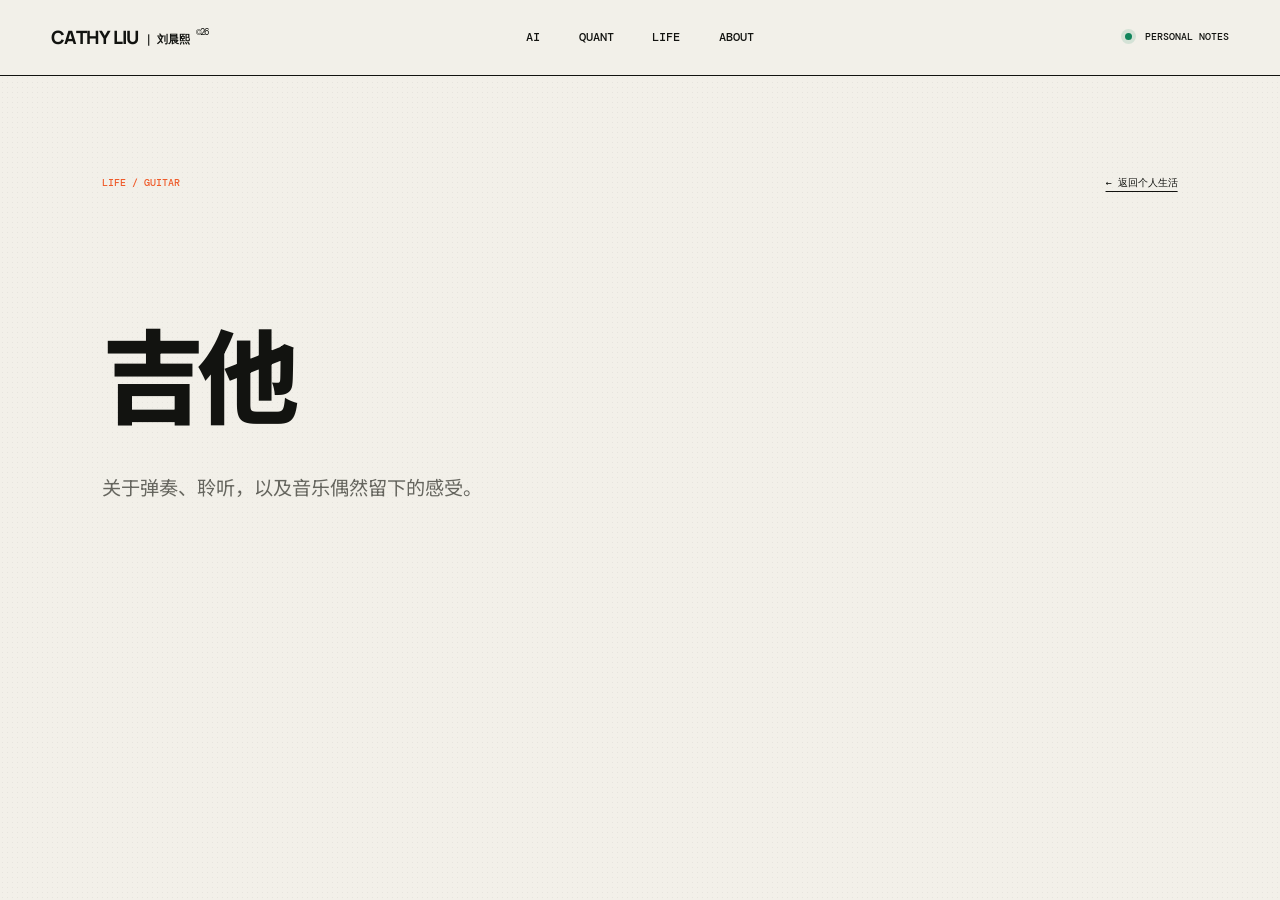
<file: life/guitar.html>
<!DOCTYPE html>
<html lang="zh-CN">
<head>
  <meta charset="UTF-8">
  <meta name="viewport" content="width=device-width, initial-scale=1.0">
  <title>吉他 · Cathy Liu</title>
  <meta name="description" content="Cathy Liu 的吉他与音乐记录。">
  <link rel="preconnect" href="https://fonts.googleapis.com">
  <link rel="preconnect" href="https://fonts.gstatic.com" crossorigin>
  <link href="https://fonts.googleapis.com/css2?family=DM+Mono:wght@400;500&family=Manrope:wght@500;600;700;800&family=Noto+Sans+SC:wght@400;500;700;900&display=swap" rel="stylesheet">
  <link rel="stylesheet" href="../styles.css?v=20260930-23">
  <link rel="stylesheet" href="../projects/project.css?v=20260906-1">
</head>
<body class="life-project">
  <header class="site-header">
    <a class="wordmark" href="../index.html">CATHY LIU<b class="wordmark-cn">｜ 刘晨熙</b><span>©26</span></a>
    <nav class="nav-links"><a href="../index.html#ai">AI</a><a href="../index.html#quant">QUANT</a><a href="../life.html">LIFE</a><a href="../index.html#contact">ABOUT</a></nav>
    <span class="availability"><i></i> PERSONAL NOTES</span>
  </header>
  <main class="project-page">
    <div class="project-topline"><span class="project-field">LIFE / GUITAR</span><a href="../life.html">← 返回个人生活</a></div>
    <h1 class="project-title">吉他</h1>
    <p class="project-lead">关于弹奏、聆听，以及音乐偶然留下的感受。</p>
    <div class="life-reflections">
      <!-- GUITAR_POSTS_START -->
      <!-- GUITAR_POSTS_END -->
    </div>
  </main>
</body>
</html>
</file>
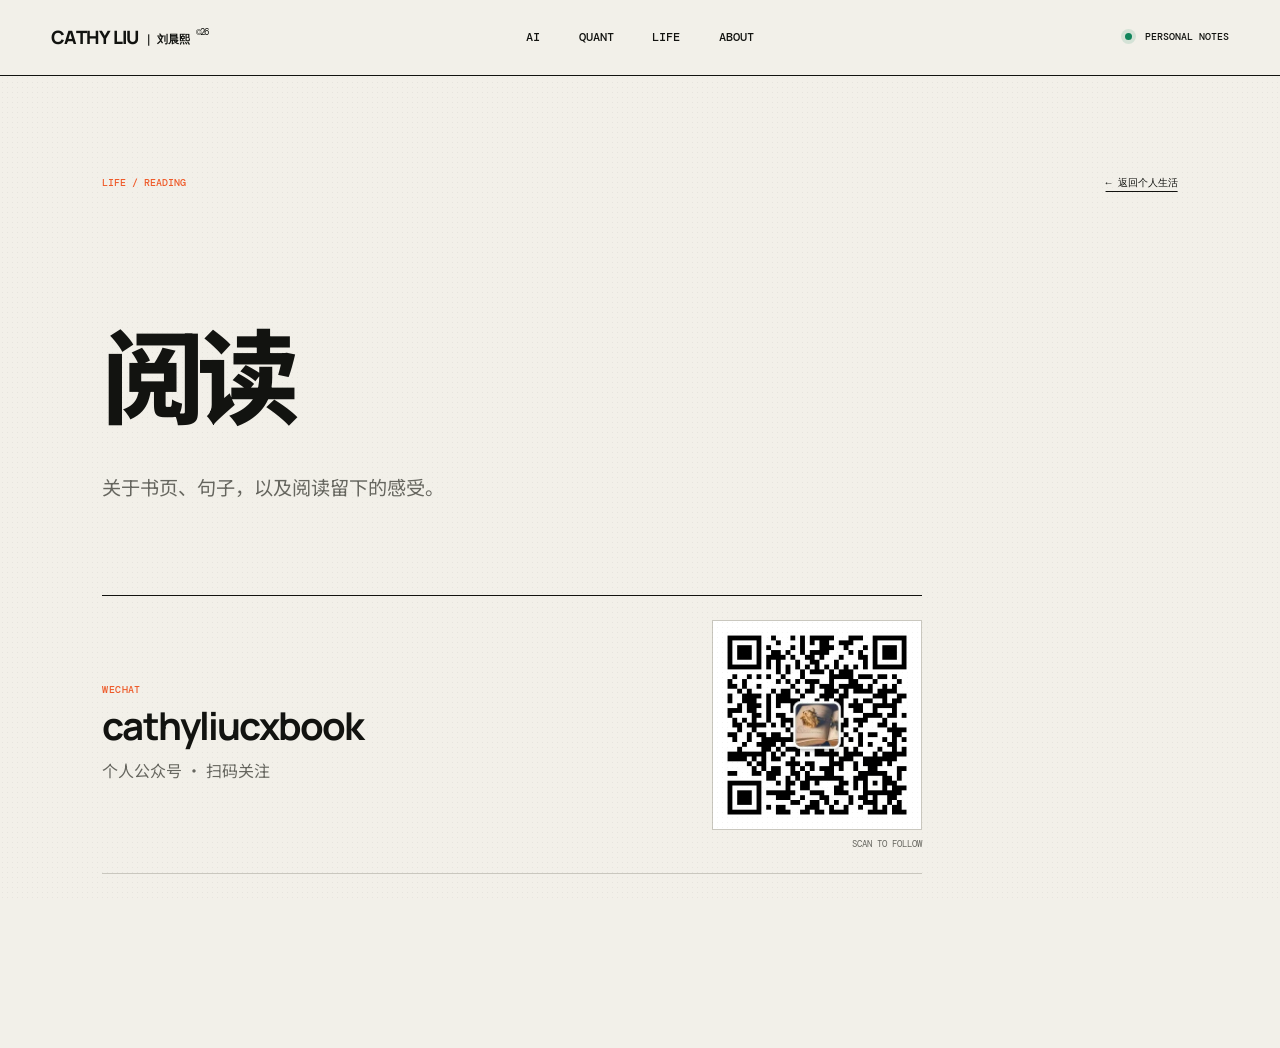
<file: life/reading.html>
<!DOCTYPE html>
<html lang="zh-CN">
<head>
  <meta charset="UTF-8">
  <meta name="viewport" content="width=device-width, initial-scale=1.0">
  <title>阅读 · Cathy Liu</title>
  <meta name="description" content="Cathy Liu 的阅读记录。">
  <link rel="preconnect" href="https://fonts.googleapis.com">
  <link rel="preconnect" href="https://fonts.gstatic.com" crossorigin>
  <link href="https://fonts.googleapis.com/css2?family=DM+Mono:wght@400;500&family=Manrope:wght@500;600;700;800&family=Noto+Sans+SC:wght@400;500;700;900&display=swap" rel="stylesheet">
  <link rel="stylesheet" href="../styles.css?v=20260930-23">
  <link rel="stylesheet" href="../projects/project.css?v=20261003-1">
</head>
<body class="life-project">
  <header class="site-header">
    <a class="wordmark" href="../index.html">CATHY LIU<b class="wordmark-cn">｜ 刘晨熙</b><span>©26</span></a>
    <nav class="nav-links"><a href="../index.html#ai">AI</a><a href="../index.html#quant">QUANT</a><a href="../life.html">LIFE</a><a href="../index.html#contact">ABOUT</a></nav>
    <span class="availability"><i></i> PERSONAL NOTES</span>
  </header>
  <main class="project-page">
    <div class="project-topline"><span class="project-field">LIFE / READING</span><a href="../life.html">← 返回个人生活</a></div>
    <h1 class="project-title">阅读</h1>
    <p class="project-lead">关于书页、句子，以及阅读留下的感受。</p>
    <section class="wechat-follow" aria-label="cathyliucxbook 个人微信公众号">
      <div class="wechat-copy">
        <span class="wechat-label">WECHAT</span>
        <h2>cathyliucxbook</h2>
        <p>个人公众号 · 扫码关注</p>
      </div>
      <figure class="wechat-qr">
        <img src="../assets/cathyliucxbook-wechat-qr.jpg" alt="cathyliucxbook 个人微信公众号二维码">
        <figcaption>SCAN TO FOLLOW</figcaption>
      </figure>
    </section>
    <div class="life-reflections">
      <!-- READING_POSTS_START -->
      <!-- READING_POSTS_END -->
    </div>
  </main>
</body>
</html>
</file>
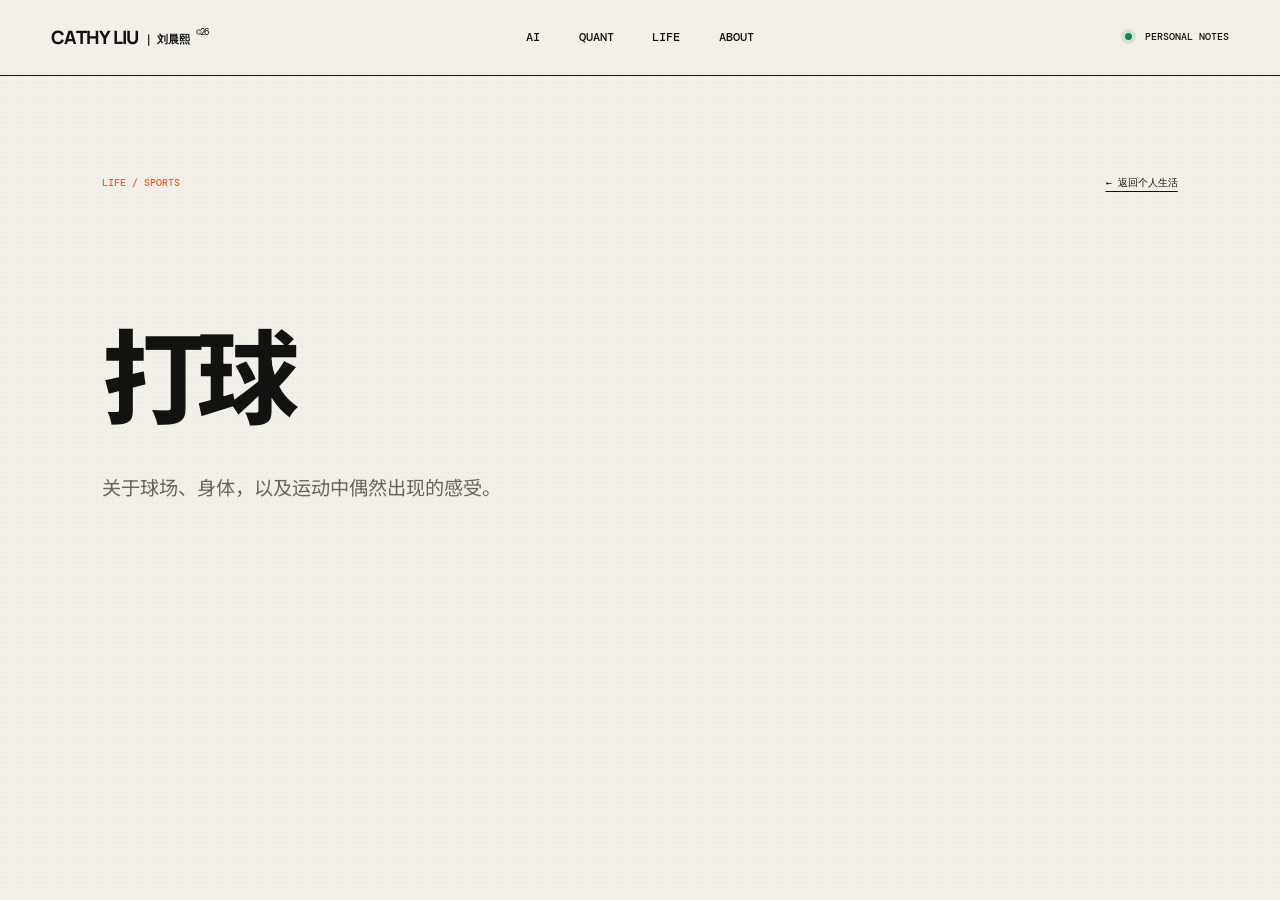
<file: life/sports.html>
<!DOCTYPE html>
<html lang="zh-CN">
<head>
  <meta charset="UTF-8">
  <meta name="viewport" content="width=device-width, initial-scale=1.0">
  <title>打球 · Cathy Liu</title>
  <meta name="description" content="Cathy Liu 的运动与打球记录。">
  <link rel="preconnect" href="https://fonts.googleapis.com">
  <link rel="preconnect" href="https://fonts.gstatic.com" crossorigin>
  <link href="https://fonts.googleapis.com/css2?family=DM+Mono:wght@400;500&family=Manrope:wght@500;600;700;800&family=Noto+Sans+SC:wght@400;500;700;900&display=swap" rel="stylesheet">
  <link rel="stylesheet" href="../styles.css?v=20260930-23">
  <link rel="stylesheet" href="../projects/project.css?v=20260906-1">
</head>
<body class="life-project">
  <header class="site-header">
    <a class="wordmark" href="../index.html">CATHY LIU<b class="wordmark-cn">｜ 刘晨熙</b><span>©26</span></a>
    <nav class="nav-links"><a href="../index.html#ai">AI</a><a href="../index.html#quant">QUANT</a><a href="../life.html">LIFE</a><a href="../index.html#contact">ABOUT</a></nav>
    <span class="availability"><i></i> PERSONAL NOTES</span>
  </header>
  <main class="project-page">
    <div class="project-topline"><span class="project-field">LIFE / SPORTS</span><a href="../life.html">← 返回个人生活</a></div>
    <h1 class="project-title">打球</h1>
    <p class="project-lead">关于球场、身体，以及运动中偶然出现的感受。</p>
    <div class="life-reflections">
      <!-- SPORTS_POSTS_START -->
      <!-- SPORTS_POSTS_END -->
    </div>
  </main>
</body>
</html>
</file>
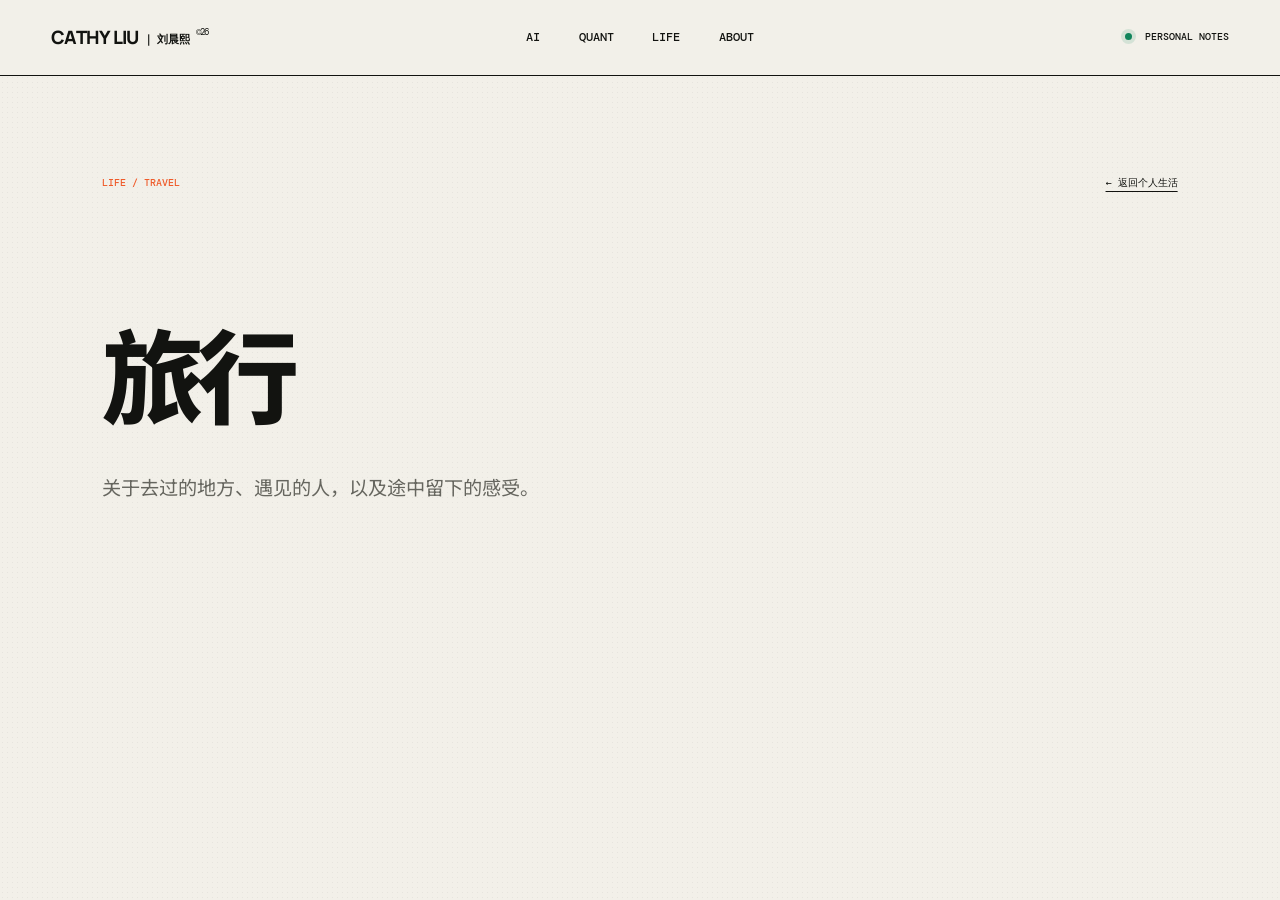
<file: life/travel.html>
<!DOCTYPE html>
<html lang="zh-CN">
<head>
  <meta charset="UTF-8">
  <meta name="viewport" content="width=device-width, initial-scale=1.0">
  <title>旅行 · Cathy Liu</title>
  <meta name="description" content="Cathy Liu 的旅行与远方记录。">
  <link rel="preconnect" href="https://fonts.googleapis.com">
  <link rel="preconnect" href="https://fonts.gstatic.com" crossorigin>
  <link href="https://fonts.googleapis.com/css2?family=DM+Mono:wght@400;500&family=Manrope:wght@500;600;700;800&family=Noto+Sans+SC:wght@400;500;700;900&display=swap" rel="stylesheet">
  <link rel="stylesheet" href="../styles.css?v=20260930-23">
  <link rel="stylesheet" href="../projects/project.css?v=20260906-1">
</head>
<body class="life-project">
  <header class="site-header">
    <a class="wordmark" href="../index.html">CATHY LIU<b class="wordmark-cn">｜ 刘晨熙</b><span>©26</span></a>
    <nav class="nav-links"><a href="../index.html#ai">AI</a><a href="../index.html#quant">QUANT</a><a href="../life.html">LIFE</a><a href="../index.html#contact">ABOUT</a></nav>
    <span class="availability"><i></i> PERSONAL NOTES</span>
  </header>
  <main class="project-page">
    <div class="project-topline"><span class="project-field">LIFE / TRAVEL</span><a href="../life.html">← 返回个人生活</a></div>
    <h1 class="project-title">旅行</h1>
    <p class="project-lead">关于去过的地方、遇见的人，以及途中留下的感受。</p>
    <div class="life-reflections">
      <!-- TRAVEL_POSTS_START -->
      <!-- TRAVEL_POSTS_END -->
    </div>
  </main>
</body>
</html>
</file>
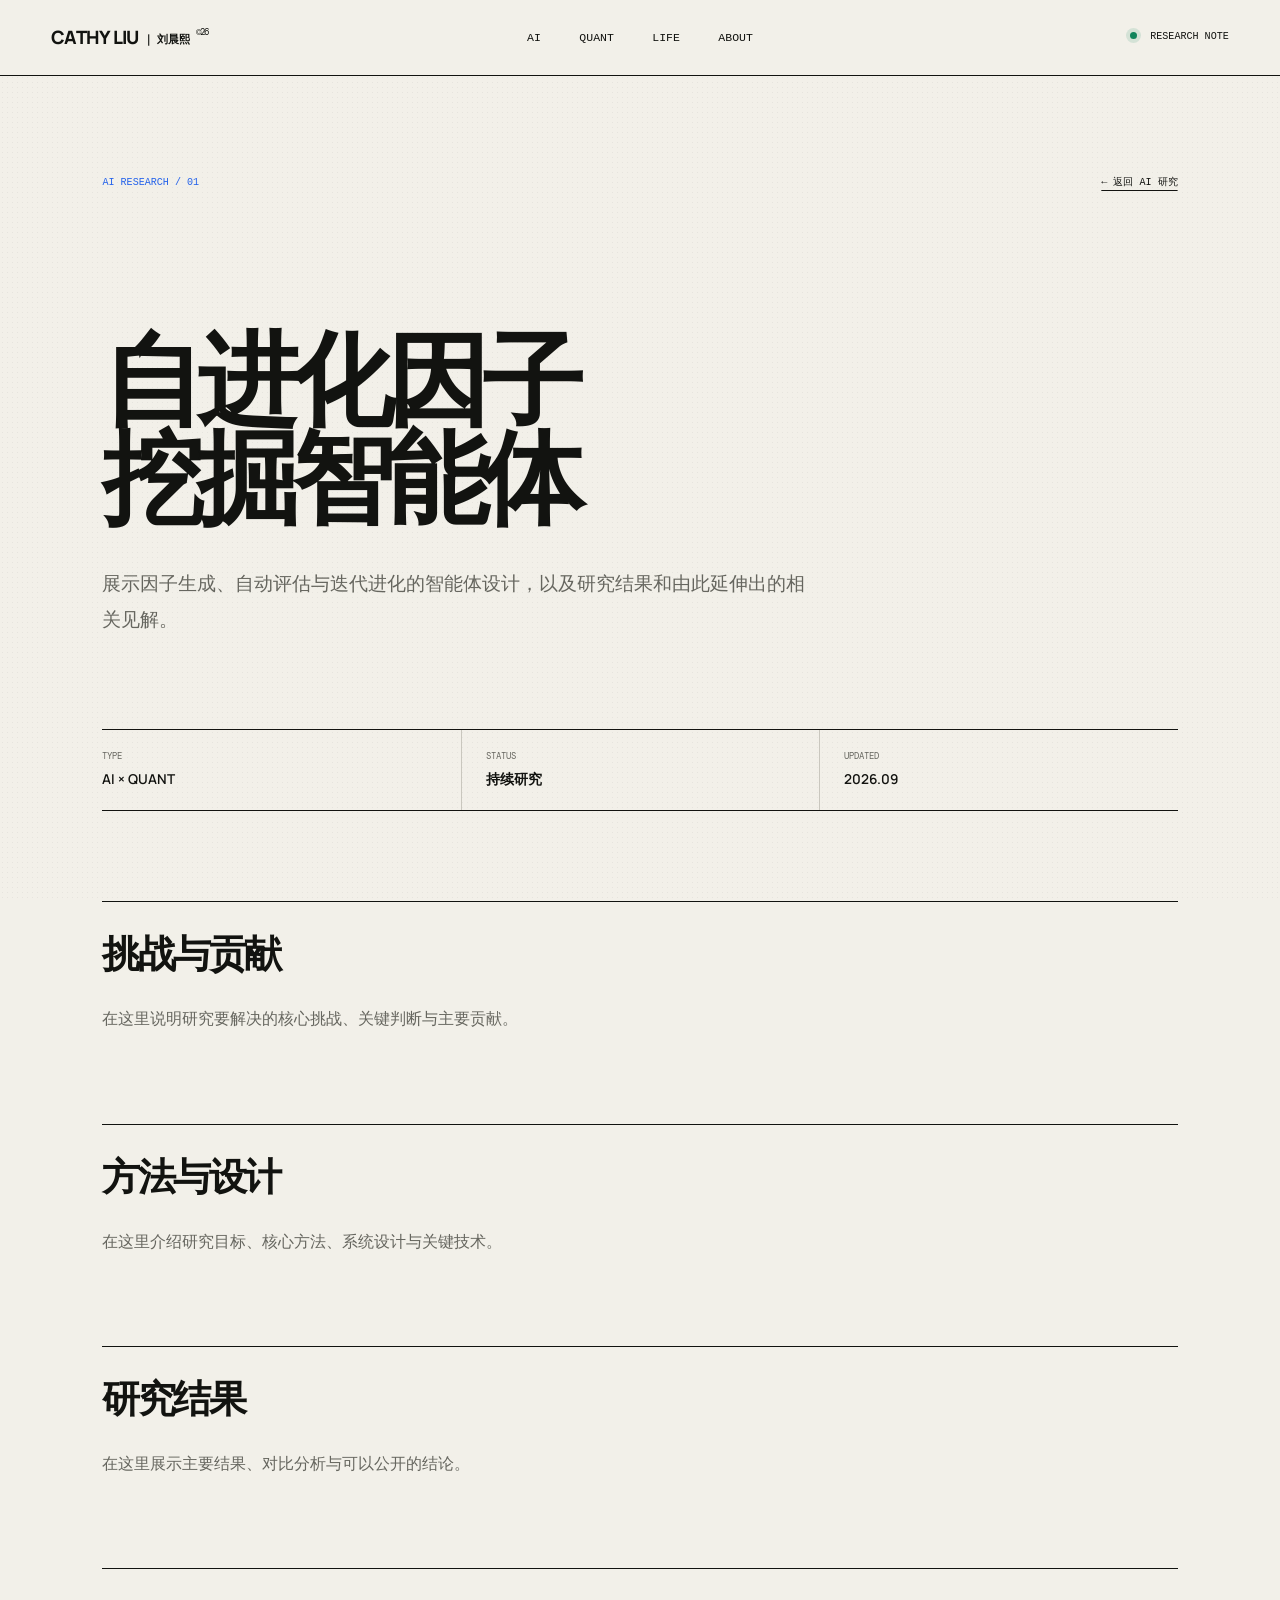
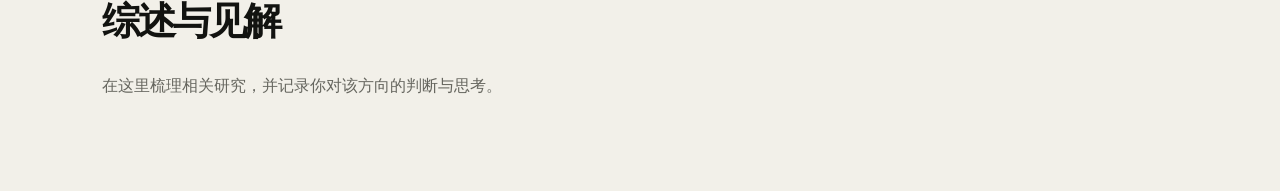
<file: projects/self-evolving-factor-agent.html>
<!DOCTYPE html>
<html lang="zh-CN">
<head>
  <meta charset="UTF-8">
  <meta name="viewport" content="width=device-width, initial-scale=1.0">
  <title>页面已迁移 · Cathy Liu</title>
  <link rel="canonical" href="https://cathyliucx.github.io/projects/ai/2026/self-evolving-factor-agent.html">
  <meta http-equiv="refresh" content="0; url=ai/2026/self-evolving-factor-agent.html">
</head>
<body>
  <p>页面已归入 AI / 2026 档案。<a href="ai/2026/self-evolving-factor-agent.html">继续阅读</a></p>
</body>
</html>
</file>
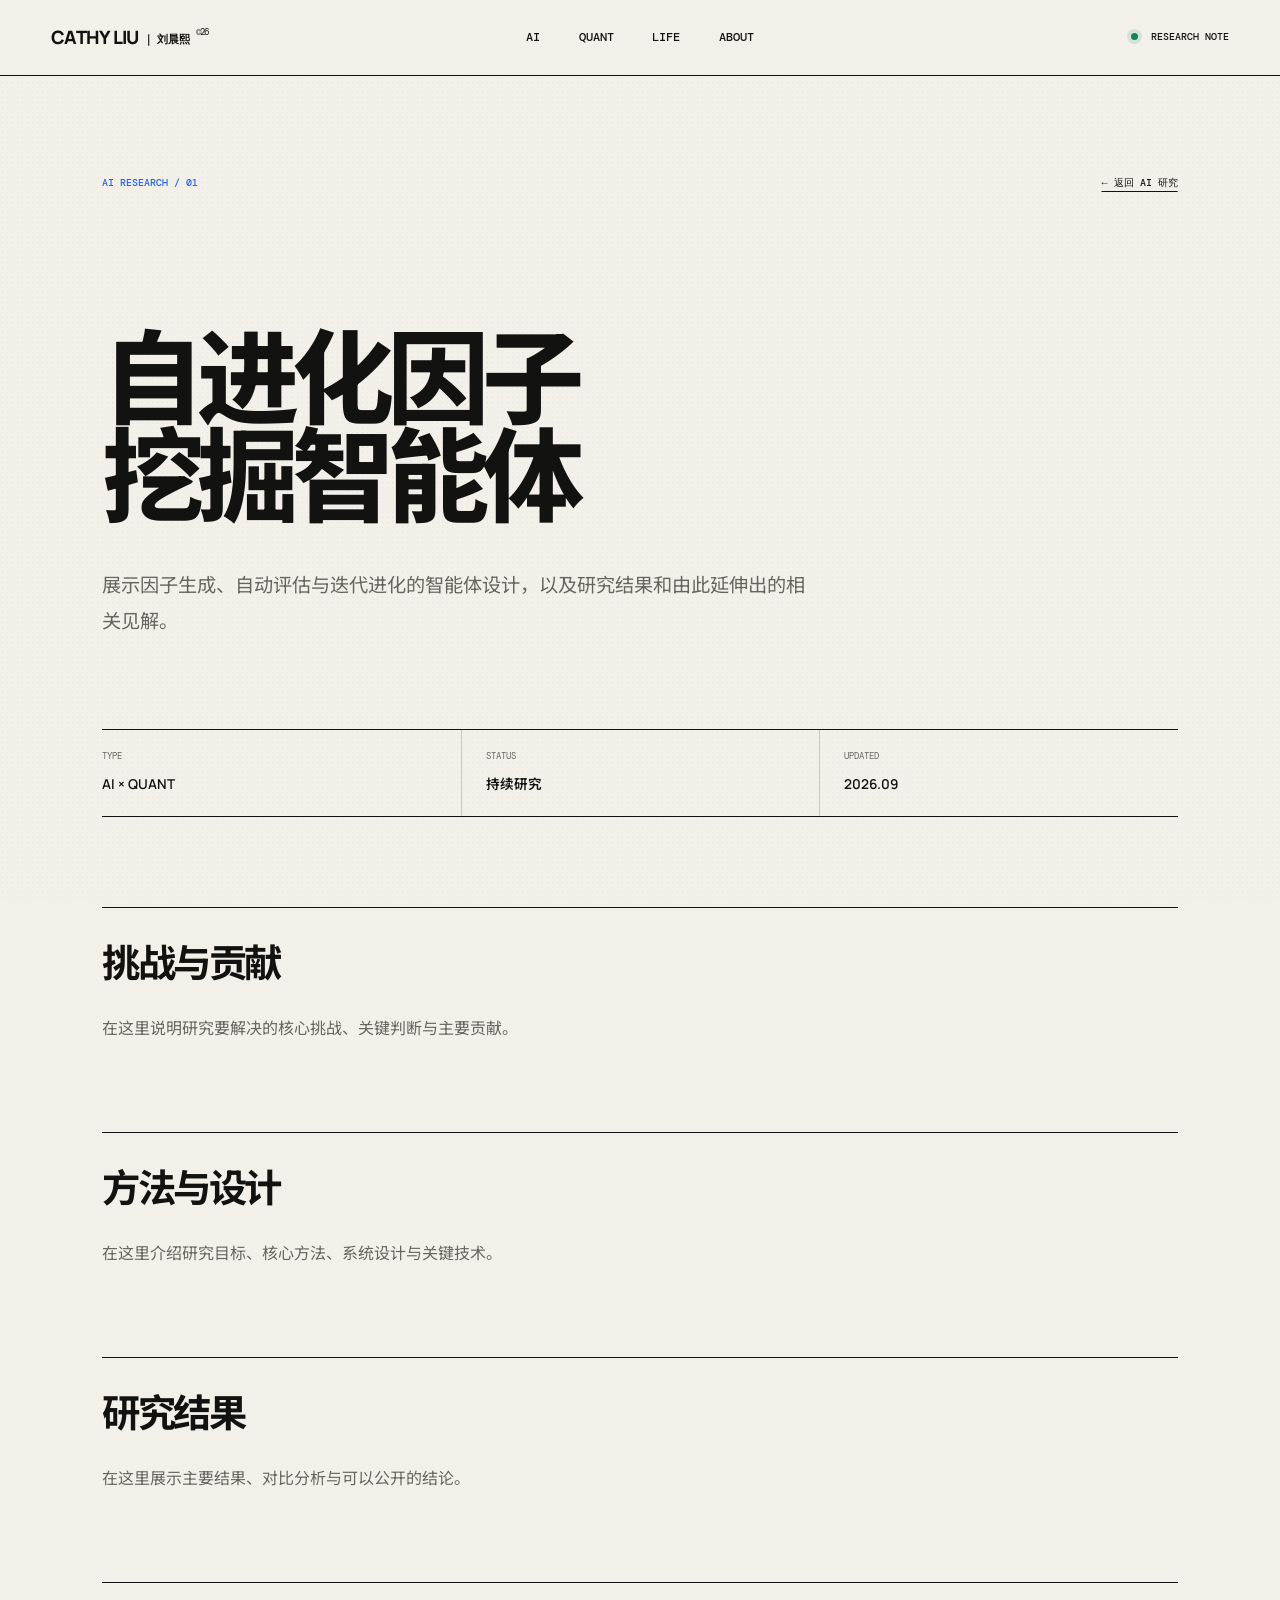
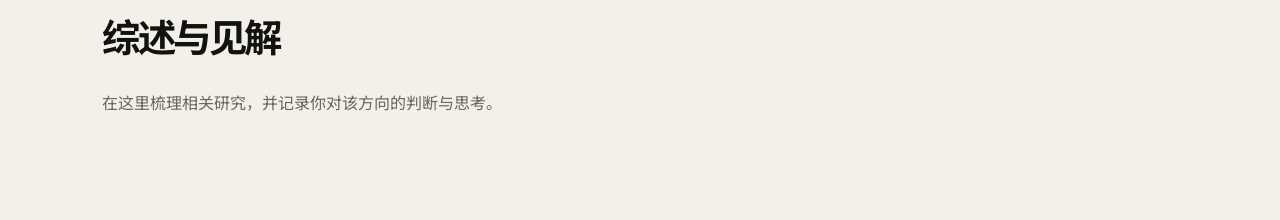
<file: projects/ai/2026/self-evolving-factor-agent.html>
<!DOCTYPE html>
<html lang="zh-CN">
<head>
  <meta charset="UTF-8">
  <meta name="viewport" content="width=device-width, initial-scale=1.0">
  <title>自进化因子挖掘智能体 · Cathy Liu</title>
  <meta name="description" content="Cathy Liu 关于自进化因子挖掘智能体的研究页面。">
  <link rel="canonical" href="https://cathyliucx.github.io/projects/ai/2026/self-evolving-factor-agent.html">
  <link rel="preconnect" href="https://fonts.googleapis.com">
  <link rel="preconnect" href="https://fonts.gstatic.com" crossorigin>
  <link href="https://fonts.googleapis.com/css2?family=DM+Mono:wght@400;500&family=Manrope:wght@500;600;700;800&family=Noto+Sans+SC:wght@400;500;700;900&display=swap" rel="stylesheet">
  <link rel="stylesheet" href="../../../styles.css?v=20260930-23">
  <link rel="stylesheet" href="../../../projects/project.css?v=20260906-1">
</head>
<body class="ai-project">
  <header class="site-header">
    <a class="wordmark" href="../../../index.html">CATHY LIU<b class="wordmark-cn">｜ 刘晨熙</b><span>©26</span></a>
    <nav class="nav-links"><a href="../../../index.html#ai">AI</a><a href="../../../index.html#quant">QUANT</a><a href="../../../index.html#life">LIFE</a><a href="../../../index.html#contact">ABOUT</a></nav>
    <span class="availability"><i></i> RESEARCH NOTE</span>
  </header>
  <main class="project-page">
    <div class="project-topline"><span class="project-field">AI RESEARCH / 01</span><a href="../../../index.html#ai">← 返回 AI 研究</a></div>
    <h1 class="project-title">自进化因子<br>挖掘智能体</h1>
    <p class="project-lead">展示因子生成、自动评估与迭代进化的智能体设计，以及研究结果和由此延伸出的相关见解。</p>
    <div class="project-meta">
      <div><span>TYPE</span><strong>AI × QUANT</strong></div>
      <div><span>STATUS</span><strong>持续研究</strong></div>
      <div><span>UPDATED</span><strong>2026.09</strong></div>
    </div>
    <div class="project-sections">
      <section class="project-section"><h2>挑战与贡献</h2><p>在这里说明研究要解决的核心挑战、关键判断与主要贡献。</p></section>
      <section class="project-section"><h2>方法与设计</h2><p>在这里介绍研究目标、核心方法、系统设计与关键技术。</p></section>
      <section class="project-section"><h2>研究结果</h2><p>在这里展示主要结果、对比分析与可以公开的结论。</p></section>
      <section class="project-section"><h2>综述与见解</h2><p>在这里梳理相关研究，并记录你对该方向的判断与思考。</p></section>
    </div>
  </main>
  <script id="publisher-data" type="application/json">{"mode":"project","section":"ai","id":"self-evolving-factor-agent","slug":"self-evolving-factor-agent","title":"自进化因子\n挖掘智能体","summary":"展示因子生成、自动评估与迭代进化的智能体设计，以及研究结果和由此延伸出的相关见解。","keywords":"因子生成 · 自动评估 · 迭代进化","projectType":"AI × QUANT","status":"持续研究","updated":"2026.09","publishedAt":"","challenge":"在这里说明研究要解决的核心挑战、关键判断与主要贡献。","method":"在这里介绍研究目标、核心方法、系统设计与关键技术。","results":"在这里展示主要结果、对比分析与可以公开的结论。","insights":"在这里梳理相关研究，并记录你对该方向的判断与思考。","number":1,"includeRecent":true}</script>
</body>
</html>
</file>
<file: styles.css>
:root {
  --paper: #f2f0e9;
  --ink: #121310;
  --muted: #66665f;
  --line: #c9c7be;
  --ai: #2563eb;
  --quant: #11845b;
  --life: #ef5b2a;
  --mono: 'DM Mono', monospace;
  --display: 'Manrope', 'Noto Sans SC', sans-serif;
  --chinese-display: 'Noto Serif SC', 'Songti SC', serif;
}

* { box-sizing: border-box; }
html { scroll-behavior: smooth; }
body {
  margin: 0;
  background: var(--paper);
  color: var(--ink);
  font-family: 'Noto Sans SC', sans-serif;
  -webkit-font-smoothing: antialiased;
}
body::before {
  content: '';
  position: fixed;
  inset: 0;
  z-index: 10;
  pointer-events: none;
  opacity: .35;
  background-image: radial-gradient(rgba(18, 19, 16, .14) .55px, transparent .55px);
  background-size: 5px 5px;
}
a { color: inherit; }
.mono { font-family: var(--mono); letter-spacing: .04em; }

.site-header {
  position: sticky;
  top: 0;
  z-index: 20;
  height: 76px;
  padding: 0 clamp(20px, 4vw, 64px);
  display: grid;
  grid-template-columns: 1fr auto 1fr;
  align-items: center;
  border-bottom: 1px solid var(--ink);
  background: rgba(242, 240, 233, .92);
  backdrop-filter: blur(14px);
}
.wordmark {
  width: max-content;
  font: 800 1.15rem/1 var(--display);
  letter-spacing: -.04em;
  text-decoration: none;
}
.wordmark .wordmark-cn {
  margin-left: .38em;
  font: 600 .66rem/1 var(--chinese-display);
  letter-spacing: .03em;
  vertical-align: .12em;
}
.wordmark span { margin-left: 5px; font: 400 .56rem/1 var(--mono); vertical-align: top; }
.nav-links { display: flex; gap: clamp(18px, 3vw, 46px); }
.nav-links a { font: 500 .72rem/1 var(--mono); text-decoration: none; }
.nav-links a:hover { text-decoration: underline; text-underline-offset: 5px; }
.availability { justify-self: end; font: 500 .63rem/1 var(--mono); }
.availability i { display: inline-block; width: 7px; height: 7px; margin-right: 7px; border-radius: 50%; background: var(--quant); box-shadow: 0 0 0 4px rgba(17,132,91,.13); }

main, footer { width: min(1480px, 100%); margin: 0 auto; }
.hero {
  min-height: min(580px, calc(100vh - 68px));
  padding: clamp(24px, 3vw, 42px) clamp(20px, 4vw, 64px) 24px;
  display: grid;
  grid-template-columns: 72px minmax(0, 1fr) minmax(220px, 28%);
  grid-template-rows: 1fr auto;
  gap: 30px;
  border-bottom: 1px solid var(--ink);
}
.hero-index { padding-top: 9px; font-size: .65rem; writing-mode: vertical-rl; transform: rotate(180deg); }
.hero-copy { align-self: center; padding: 2vh 0; }
.eyebrow { margin: 0 0 22px; font: 500 .67rem/1 var(--mono); letter-spacing: .12em; }
h1, h2 { font-family: var(--display); letter-spacing: -.065em; }
h1 { margin: 0; max-width: 720px; font-size: clamp(2.35rem, 4.2vw, 4rem); line-height: 1.03; font-weight: 800; }
h1 em, .life-content em, .contact-section em { color: var(--life); font-style: normal; }
h1 > em { display: inline-block; font-size: .8em; }
.intro { max-width: 590px; margin: 28px 0 0; color: #3d3e39; font-size: clamp(.92rem, 1.1vw, 1.02rem); line-height: 1.8; }
.hero-thought { max-width: 700px; margin: 26px 0 0; color: var(--ink); font: 700 clamp(1.5rem, 2.55vw, 2.45rem)/1.22 var(--display); letter-spacing: -.055em; }
.translation { display: inline; margin-left: .42em; color: var(--muted); font: 500 .68em/1.7 'Noto Sans SC', sans-serif; letter-spacing: 0; }
.hero-thought .translation { display: block; max-width: 540px; margin: .72em 0 0; color: #595a54; font: 500 clamp(.98rem, 1.15vw, 1.12rem)/1.8 var(--chinese-display); letter-spacing: .015em; }
.notes-intro .translation, .discipline-lead .translation, .life-content p .translation, .contact-intro .translation { margin-left: .35em; font: inherit; letter-spacing: 0; }
.discipline h2 .translation, .section-heading h2 .translation, .life-content h2 .translation, .contact-section h2 .translation { font-size: .32em; }
.life-content .translation, .contact-section .translation { color: #aaa99f; }
.hero-actions { display: flex; align-items: center; gap: 24px; margin-top: 30px; }
.primary-link { min-width: 178px; padding: 15px 18px; display: flex; justify-content: space-between; background: var(--ink); color: var(--paper); font: 500 .78rem/1 var(--mono); text-decoration: none; }
.primary-link span { transition: transform .2s ease; }
.primary-link:hover span { transform: translate(3px, 3px); }
.text-link { font: 500 .76rem/1 var(--mono); text-underline-offset: 5px; }
.hero-aside { position: relative; display: grid; place-items: center; }
.orbit { position: relative; width: min(22vw, 300px); aspect-ratio: 1; border: 1px solid var(--ink); border-radius: 50%; display: grid; place-items: center; }
.orbit::before, .orbit::after { content: ''; position: absolute; border: 1px solid var(--line); border-radius: 50%; }
.orbit::before { width: 70%; height: 70%; }
.orbit::after { width: 38%; height: 38%; }
.portrait-frame {
  position: relative;
  z-index: 2;
  width: 38%;
  aspect-ratio: 1;
  border-radius: 50%;
  border: 4px solid var(--paper);
  box-shadow: 0 0 0 1px var(--ink);
}
.portrait {
  display: block;
  width: 100%;
  height: 100%;
  border-radius: 50%;
  object-fit: cover;
  filter: grayscale(1) contrast(1.08);
}
.orbit-label { position: absolute; display: grid; place-items: center; width: 34px; height: 34px; color: white; border-radius: 50%; font: 500 .7rem/1 var(--mono); }
.label-ai { top: 4%; left: 28%; background: var(--ai); }
.label-quant { right: -3%; top: 51%; background: var(--quant); }
.label-life { bottom: 5%; left: 18%; background: var(--life); }
.coordinates { position: absolute; right: 0; bottom: 0; font-size: .57rem; line-height: 1.7; text-align: right; }
.scroll-note { grid-column: 2; font-size: .58rem; }

.manifesto { padding: clamp(54px, 7vw, 100px) clamp(20px, 8vw, 130px); display: grid; grid-template-columns: 64px minmax(0, 1fr) minmax(320px, 520px); gap: clamp(28px, 4vw, 72px); align-items: center; border-bottom: 1px solid var(--ink); }
.section-number { margin: 5px 0 0; font-size: .65rem; }
.manifesto-copy p { max-width: 760px; margin: 0; font: 700 clamp(1.6rem, 3.2vw, 3.4rem)/1.28 var(--display); letter-spacing: -.05em; }
.manifesto-copy .translation { display: block; max-width: 640px; margin: .82em 0 0; color: var(--muted); font: 500 clamp(1rem, 1.25vw, 1.2rem)/1.85 var(--chinese-display); letter-spacing: .015em; }
.quote-attribution { display: block; margin-top: .9em; color: var(--ink); font: 500 .84em/1 var(--mono); letter-spacing: .04em; }
.research-direction { width: min(100%, 520px); margin: 0; justify-self: center; }
.research-direction img { display: block; width: 100%; max-height: 440px; object-fit: contain; }

.research-grid { display: grid; grid-template-columns: 1fr; border-bottom: 1px solid var(--ink); }
.discipline { position: relative; min-height: 540px; padding: clamp(30px, 4vw, 52px); }
.discipline + .discipline { border-top: 1px solid var(--ink); }
.discipline-ai { --field: var(--ai); }
.discipline-quant { --field: var(--quant); }
.discipline-head { display: flex; justify-content: space-between; align-items: flex-start; }
.tag { padding: 7px 9px; background: var(--field); color: white; font-size: .58rem; }
.symbol { color: var(--field); font: 800 clamp(2.2rem, 4vw, 4rem)/1 var(--display); letter-spacing: -.08em; }
.discipline h2 { margin: clamp(40px, 5vw, 64px) 0 16px; font-size: clamp(2.2rem, 3.7vw, 3.8rem); line-height: 1; }
.discipline-lead { max-width: 490px; min-height: 0; margin: 0 0 44px; color: var(--muted); font-size: 1rem; line-height: 1.9; }
.project-list { padding: 0; margin: 0; list-style: none; border-top: 1px solid var(--ink); }
.project-list li { padding: 22px 0; display: grid; grid-template-columns: 48px 1fr; border-bottom: 1px solid var(--line); }
.project-list li > span { font: 400 .62rem/1.5 var(--mono); color: var(--field); }
.project-list h3 { margin: 0 0 7px; font: 700 1rem/1.35 var(--display); }
.project-link { text-decoration: none; }
.project-link::after { content: ' ↗'; color: var(--field); font-family: var(--mono); font-size: .72em; }
.project-link:hover { color: var(--field); }
.project-list p { margin: 0; color: var(--muted); font: 400 .63rem/1.5 var(--mono); }
.view-all { margin-top: 32px; display: flex; justify-content: space-between; font: 500 .69rem/1 var(--mono); text-decoration: none; }
.view-all:hover { color: var(--field); }

.notes-section { padding: clamp(48px, 6vw, 76px) clamp(20px, 4vw, 64px); border-bottom: 1px solid var(--ink); }
.section-heading { margin-bottom: 48px; display: flex; justify-content: space-between; align-items: end; }
.section-heading > div { display: flex; gap: 50px; align-items: start; }
.section-heading h2 { margin: 0; font-size: clamp(2.2rem, 4.1vw, 4.25rem); line-height: .95; }
.section-heading > p { margin: 0; font: 400 .58rem/1.65 var(--mono); text-align: right; }
.notes-intro { max-width: 650px; margin: -24px 0 0 175px; color: var(--muted); font-size: 1rem; line-height: 1.9; }
.note-row { padding: 25px 0; display: grid; grid-template-columns: 70px 108px 1fr 30px; align-items: center; gap: 16px; border-top: 1px solid var(--line); color: inherit; text-decoration: none; }
.note-row:last-child { border-bottom: 1px solid var(--line); }
.note-row time { color: var(--muted); font: 400 .64rem/1 var(--mono); }
.note-kind { justify-self: start; font: 600 .64rem/1 var(--mono); }
.ai-dot { color: var(--ai); }
.quant-dot { color: var(--quant); }
.life-dot { color: var(--life); }
.note-row h3 { margin: 0; font: 600 clamp(.95rem, 1.6vw, 1.25rem)/1.4 var(--display); }
.note-row .arrow { justify-self: end; transition: transform .2s; }
.note-row:hover .arrow { transform: translate(4px, -4px); }

.life-section { min-height: 480px; padding: clamp(40px, 4vw, 56px) clamp(20px, 4vw, 64px); display: grid; grid-template-columns: 110px 1fr 200px; gap: 30px; align-items: center; background: var(--ink); color: var(--paper); border-bottom: 1px solid var(--paper); }
.life-label { align-self: start; font-size: .6rem; }
.life-title-link { text-decoration: none; }
.life-content h2 { margin: 0 0 24px; font-size: clamp(2.25rem, 3.7vw, 4rem); line-height: 1.03; }
.life-content p, .contact-intro { color: #aaa99f; font-size: 1rem; font-weight: 400; line-height: 1.9; }
.life-content p { max-width: 590px; margin: 0; }
.life-entry { display: inline-block; margin-top: 36px; padding-bottom: 7px; border-bottom: 1px solid var(--life); color: var(--life); font-size: .74rem; }
.life-title-link:hover .life-entry { color: var(--paper); border-color: var(--paper); }
.life-photo {
  position: relative;
  width: min(100%, 300px);
  margin: 0;
  justify-self: end;
}
.life-photo img {
  display: block;
  width: 100%;
  aspect-ratio: 4 / 3;
  object-fit: cover;
  filter: saturate(.82) contrast(1.06);
  image-rendering: auto;
  border: 1px solid #5b5c55;
}
.life-photo figcaption {
  display: flex;
  justify-content: space-between;
  margin-top: 9px;
  color: #8c8c84;
  font: 400 .5rem/1 var(--mono);
}
.life-stamp {
  position: absolute;
  right: -28px;
  bottom: -56px;
  width: 128px;
  height: 128px;
  display: grid;
  place-items: center;
  border: 1px solid var(--life);
  border-radius: 50%;
  background: var(--ink);
  color: var(--life);
  font: 500 .58rem/1.45 var(--mono);
  text-align: center;
  transform: rotate(9deg);
}

.contact-section { padding: clamp(62px, 7vw, 88px) clamp(20px, 8vw, 130px); background: var(--ink); color: var(--paper); }
.contact-section > .mono { margin: 0 0 62px; font-size: .63rem; }
.contact-section h2 { max-width: 760px; margin: 0; font-size: clamp(2.4rem, 4.4vw, 4.5rem); line-height: 1.03; }
.contact-heading-content { display: inline-flex; align-items: center; white-space: nowrap; }
.contact-section h2 .idea-light { margin-left: .36em; vertical-align: .08em; }
.contact-intro { max-width: 650px; margin: 34px 0 0; }
.idea-light { flex: 0 0 auto; width: 42px; height: 42px; display: grid; place-items: center; color: #d9d8d0; background: transparent; border: 0; cursor: default; outline: none; transition: color .24s ease, transform .24s ease; }
.idea-light svg { width: 29px; height: 29px; overflow: visible; transition: filter .24s ease; }
.idea-light path { fill: none; stroke: currentColor; stroke-width: 2; stroke-linecap: round; stroke-linejoin: round; }
.idea-light .bulb-fill { fill: transparent; transition: fill .24s ease; }
.idea-light .idea-rays { stroke: currentColor; opacity: 0; transition: opacity .24s ease; }
.idea-light:hover, .idea-light:focus-visible { color: #ffd24d; transform: translateY(-3px); }
.idea-light:hover svg, .idea-light:focus-visible svg { filter: drop-shadow(0 0 5px rgba(255, 210, 77, .9)) drop-shadow(0 0 15px rgba(255, 210, 77, .65)); }
.idea-light:hover .bulb-fill, .idea-light:focus-visible .bulb-fill { fill: #ffd24d; }
.idea-light:hover .idea-rays, .idea-light:focus-visible .idea-rays { opacity: 1; }
.contact-links { margin-top: 72px; display: flex; gap: 14px; flex-wrap: wrap; }
.contact-links a, .contact-channel { min-width: 150px; padding: 16px 18px; border: 1px solid #5b5c55; font: 500 .68rem/1 var(--mono); text-decoration: none; }
.contact-links a { transition: background .2s, color .2s; }
.contact-channel { display: inline-flex; align-items: center; gap: 9px; color: var(--paper); }
.contact-channel small { color: #8c8c84; font: 500 .7rem/1 'Noto Sans SC', sans-serif; }
.contact-links a:hover { background: var(--paper); color: var(--ink); }

.life-project .life-meta { grid-template-columns: repeat(4, 1fr); }
.life-map { margin-top: clamp(58px, 8vw, 108px); }
.life-map-frame { overflow: hidden; }
.world-map { display: block; width: 100%; height: auto; min-height: 230px; }
.china-map-frame { margin-top: clamp(34px, 5vw, 64px); overflow: hidden; }
.china-map { display: block; width: 100%; height: auto; min-height: 420px; }
.map-legend { display: inline-flex; align-items: center; gap: 8px; margin: 16px 0 0; font: 500 .62rem/1 var(--mono); letter-spacing: .05em; }
.map-legend span { width: 8px; height: 8px; border-radius: 50%; background: #ff5a36; box-shadow: 0 0 0 4px rgba(255, 90, 54, .18); }
.map-fallback { fill: rgba(18, 19, 16, .035); stroke: var(--ink); stroke-width: 1.4; stroke-linejoin: round; }
.map-country { fill: rgba(18, 19, 16, .035); stroke: var(--ink); stroke-width: .8; stroke-linejoin: round; }
.china-fallback { fill: rgba(18, 19, 16, .035); stroke: var(--ink); stroke-width: 1.4; stroke-linejoin: round; }
.china-province { fill: rgba(18, 19, 16, .035); stroke: var(--ink); stroke-width: .8; stroke-linejoin: round; }
.visited-place-halo { fill: #ff5a36; opacity: .23; }
.visited-place-core { fill: #ff5a36; stroke: var(--paper); stroke-width: 1.5px; }
.visited-place-label { fill: var(--ink); font: 500 11px/1 var(--mono); letter-spacing: .015em; paint-order: stroke; stroke: var(--paper); stroke-width: 3px; stroke-linejoin: round; }
.world-map.is-detailed .map-fallback { display: none; }
.china-map.is-detailed .china-fallback { display: none; }
footer { padding: 24px clamp(20px, 4vw, 64px); display: flex; justify-content: space-between; background: var(--ink); color: #8c8c84; font: 400 .58rem/1 var(--mono); }
footer a { color: var(--paper); text-decoration: none; }

@media (max-width: 900px) {
  .site-header { grid-template-columns: 1fr auto; }
  .availability { display: none; }
  .hero { min-height: auto; grid-template-columns: 32px 1fr; }
  .hero-aside { grid-column: 2; min-height: 330px; }
  .orbit { width: 260px; }
  .scroll-note { grid-column: 2; }
  .manifesto { grid-template-columns: 60px minmax(0, 1fr); }
  .research-direction { grid-column: 2; width: min(100%, 500px); }
  .research-grid { grid-template-columns: 1fr; }
  .discipline { min-height: auto; }
  .discipline + .discipline { border-left: 0; border-top: 1px solid var(--ink); }
  .life-section { grid-template-columns: 1fr; }
  .life-photo { justify-self: start; margin-bottom: 48px; }
}

@media (max-width: 620px) {
  .site-header { height: 64px; padding: 0 18px; }
  .nav-links { gap: 13px; }
  .nav-links a { font-size: .58rem; }
  .hero { min-height: auto; padding: 25px 18px 38px; grid-template-columns: 1fr; }
  .hero-index { writing-mode: initial; transform: none; }
  .hero-copy { padding: 3vh 0; }
  h1 { font-size: clamp(2.35rem, 11vw, 3.1rem); }
  .intro { margin-top: 26px; }
  .hero-aside, .scroll-note { grid-column: 1; }
  .hero-aside { min-height: 270px; }
  .orbit { width: 215px; }
  .manifesto { padding: 66px 18px; grid-template-columns: 1fr; gap: 28px; }
  .research-direction { grid-column: 1; width: 100%; }
  .discipline { padding: 42px 18px 54px; }
  .discipline h2 { margin-top: 70px; }
  .discipline-lead { min-height: 0; margin-bottom: 42px; }
  .section-heading { align-items: start; }
  .section-heading > div { gap: 20px; }
  .section-heading > p { display: none; }
  .notes-intro { margin: -24px 0 42px; }
  .note-row { grid-template-columns: 58px 1fr 20px; grid-template-rows: auto auto; padding: 21px 0; gap: 6px 12px; }
  .note-kind { grid-column: 1; grid-row: 1 / 3; }
  .note-row time { grid-column: 2; grid-row: 2; }
  .note-row h3 { grid-column: 2; grid-row: 1; font-size: .92rem; }
  .note-row .arrow { grid-column: 3; grid-row: 1 / 3; }
  .life-section { min-height: 560px; padding: 52px 18px; }
  .life-photo { width: min(88%, 290px); }
  .life-stamp { right: -24px; bottom: -42px; width: 108px; height: 108px; }
  .contact-section { padding: 82px 18px; }
  .contact-section > .mono { margin-bottom: 42px; }
  .idea-light { width: 40px; height: 40px; }
  .contact-links { margin-top: 50px; }
  footer { padding: 22px 18px; gap: 12px; flex-wrap: wrap; }
  footer span:nth-child(2) { display: none; }
  .life-project .life-meta { grid-template-columns: 1fr; }
  .world-map { width: 160%; margin-left: -30%; }
  .china-map { width: 135%; min-height: 360px; margin-left: -17.5%; }
}

@media (prefers-reduced-motion: reduce) {
  html { scroll-behavior: auto; }
  * { transition: none !important; }
}
</file>
<file: projects/project.css>
.project-page {
  min-height: calc(100vh - 76px);
  padding: clamp(54px, 8vw, 120px) clamp(20px, 8vw, 130px);
}
.project-topline {
  display: flex;
  justify-content: space-between;
  align-items: center;
  gap: 24px;
  margin-bottom: clamp(70px, 11vw, 160px);
  font: 500 .63rem/1 var(--mono);
}
.project-topline a { text-underline-offset: 5px; }
.project-field { color: var(--project-accent); }
.project-title {
  max-width: 1100px;
  margin: 0;
  font: 800 clamp(3rem, 8vw, 8rem)/.95 var(--display);
  letter-spacing: -.07em;
}
.project-lead {
  max-width: 720px;
  margin: 42px 0 90px;
  color: var(--muted);
  font-size: clamp(1rem, 1.5vw, 1.22rem);
  line-height: 1.9;
}
.project-meta {
  display: grid;
  grid-template-columns: repeat(3, 1fr);
  border-top: 1px solid var(--ink);
  border-bottom: 1px solid var(--ink);
}
.project-meta div, .project-meta-card { padding: 22px 0; }
.project-meta div + div, .project-meta-card + .project-meta-card { padding-left: 24px; border-left: 1px solid var(--line); }
.project-meta span, .project-meta-card span { display: block; margin-bottom: 9px; color: var(--muted); font: 400 .56rem/1 var(--mono); }
.project-meta strong, .project-meta-card strong { font: 600 .85rem/1.3 var(--display); }
.project-meta-card { text-decoration: none; transition: color .2s, background .2s; }
.project-meta-card:hover { color: var(--project-accent); }
.project-sections { margin-top: 90px; display: grid; grid-template-columns: repeat(3, 1fr); gap: clamp(32px, 5vw, 80px); }
.ai-project .project-sections, .quant-project .project-sections { grid-template-columns: 1fr; gap: clamp(48px, 7vw, 90px); }
.project-section { border-top: 1px solid var(--ink); padding-top: 24px; }
.project-section h2 { margin: 0 0 24px; font-size: clamp(1.6rem, 3vw, 2.5rem); }
.project-section p { margin: 0; color: var(--muted); line-height: 1.85; }
.project-section figure { margin: 32px 0; }
.project-section img, .project-section video { display: block; width: 100%; max-height: 760px; object-fit: contain; background: rgba(18,19,16,.04); }
.project-section figcaption { margin-top: 12px; color: var(--muted); font: 400 .62rem/1.5 var(--mono); }
.project-section pre { position: relative; margin: 28px 0; padding: 42px 20px 20px; overflow-x: auto; background: var(--ink); color: var(--paper); font: 400 .82rem/1.8 var(--mono); }
.project-section pre .code-language { position: absolute; top: 14px; right: 16px; color: var(--project-accent); font-size: .58rem; text-transform: uppercase; }
.project-section p code, .project-section li code { padding: 2px 6px; background: rgba(18,19,16,.08); color: var(--ink); font: 400 .88em/1.5 var(--mono); }
.ai-project { --project-accent: var(--ai); }
.quant-project { --project-accent: var(--quant); }
.life-project { --project-accent: var(--life); }
.life-reflections { max-width: 820px; }
.wechat-follow {
  display: grid;
  grid-template-columns: minmax(0, 1fr) minmax(160px, 210px);
  align-items: center;
  gap: clamp(28px, 6vw, 80px);
  max-width: 820px;
  margin: 0 0 72px;
  padding: 24px 0;
  border-top: 1px solid var(--ink);
  border-bottom: 1px solid var(--line);
}
.wechat-label { display: block; margin-bottom: 12px; color: var(--life); font: 500 .6rem/1 var(--mono); letter-spacing: .04em; }
.wechat-copy h2 { margin: 0 0 12px; font: 700 clamp(1.7rem, 3vw, 2.5rem)/1 var(--display); letter-spacing: -.05em; }
.wechat-copy p { margin: 0; color: var(--muted); line-height: 1.7; }
.wechat-qr { width: 100%; margin: 0; }
.wechat-qr img { display: block; width: 100%; aspect-ratio: 1; object-fit: contain; background: var(--paper); border: 1px solid var(--line); }
.wechat-qr figcaption { margin-top: 10px; color: var(--muted); font: 400 .56rem/1 var(--mono); text-align: right; }
.life-post-list { display: grid; gap: 0; }
.life-post-link { padding: 18px 0; display: grid; gap: 7px; border-bottom: 1px solid var(--line); color: inherit; text-decoration: none; }
.life-post-link > span { color: var(--life); font: 400 .56rem/1 var(--mono); }
.life-post-link h3 { margin: 0; font: 700 1rem/1.35 var(--display); }
.life-post-link p { margin: 0; font-size: .8rem; }
.life-post-link:hover h3 { color: var(--life); }
.life-post-empty { color: var(--muted); }

@media (max-width: 700px) {
  .project-page { min-height: calc(100vh - 64px); padding: 44px 18px 70px; }
  .project-topline { align-items: flex-start; margin-bottom: 80px; }
  .project-title { font-size: clamp(2.8rem, 15vw, 4.8rem); }
  .project-lead { margin: 32px 0 60px; }
  .project-meta { grid-template-columns: 1fr; }
  .project-meta div + div, .project-meta-card + .project-meta-card { padding-left: 0; border-left: 0; border-top: 1px solid var(--line); }
  .project-sections { margin-top: 64px; grid-template-columns: 1fr; }
  .wechat-follow { grid-template-columns: 1fr; gap: 28px; margin-bottom: 56px; }
  .wechat-qr { width: min(100%, 220px); }
  .wechat-qr figcaption { text-align: left; }
}
</file>
